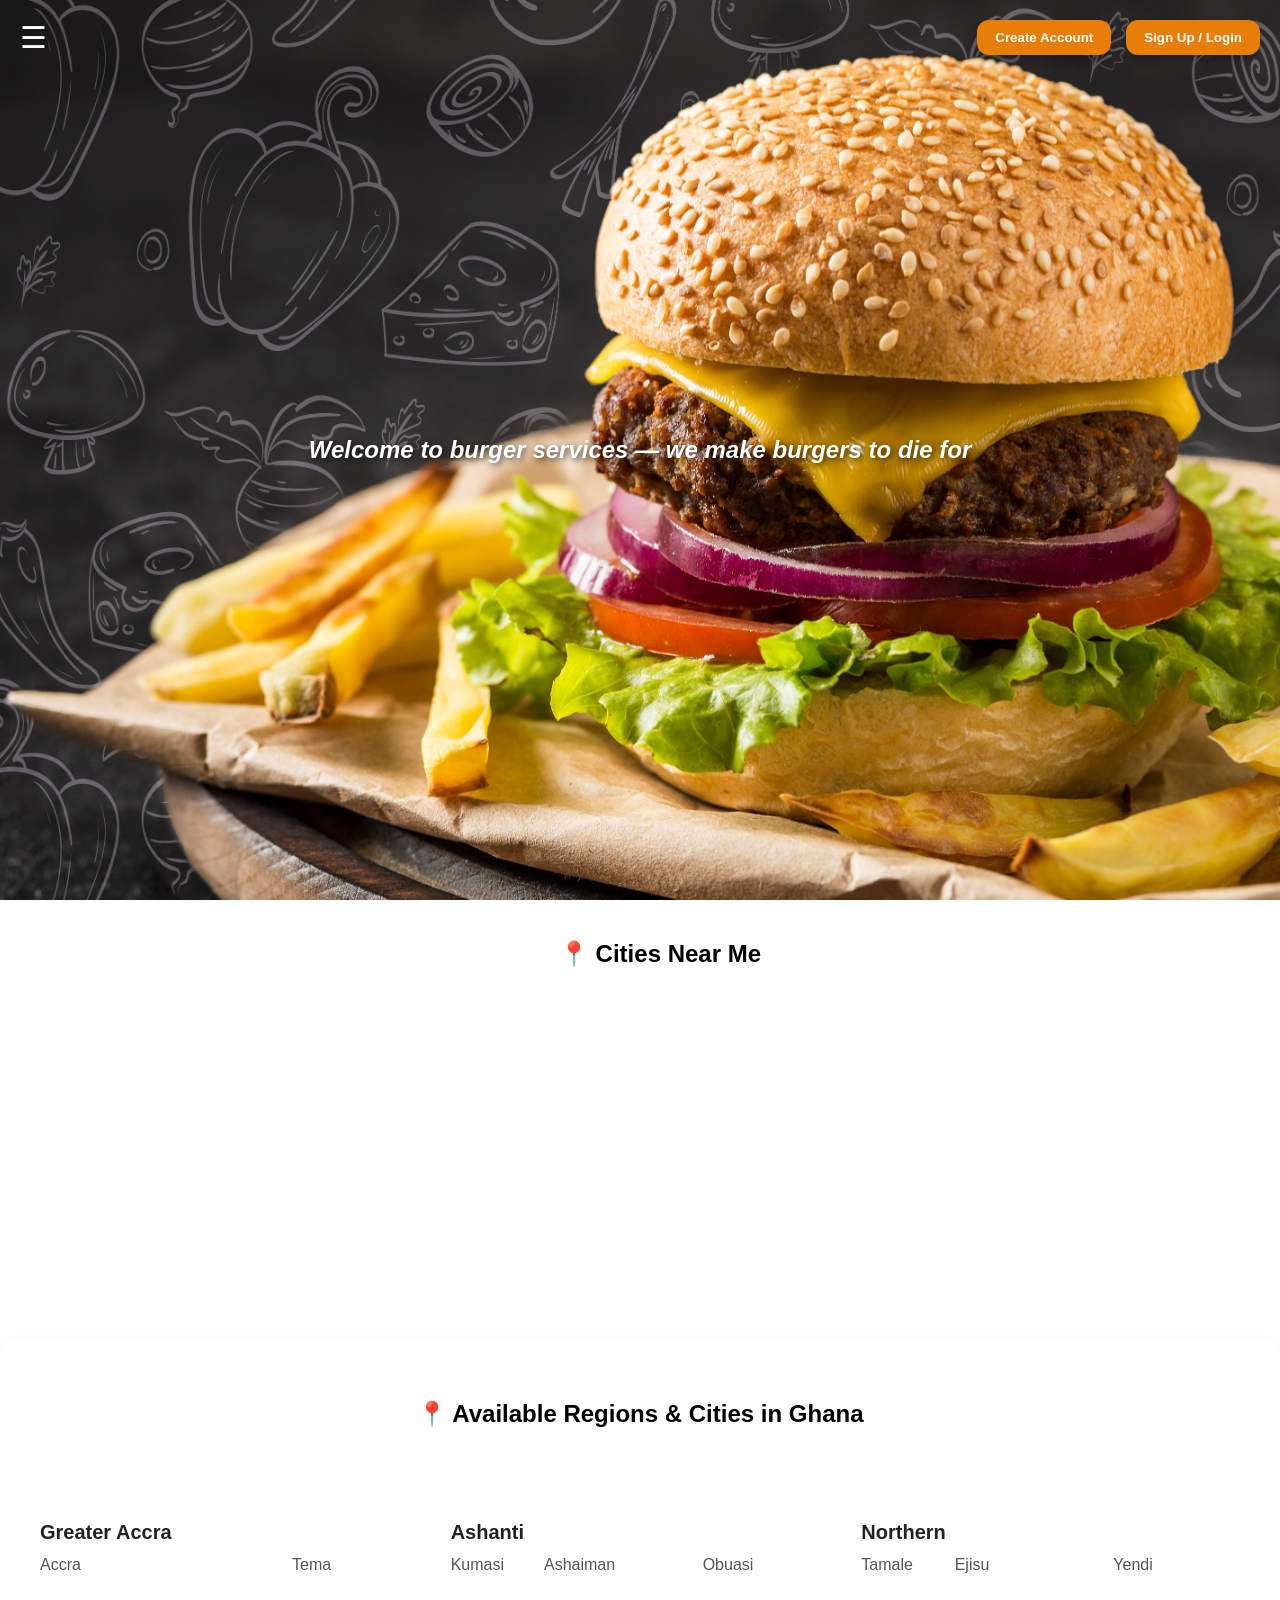
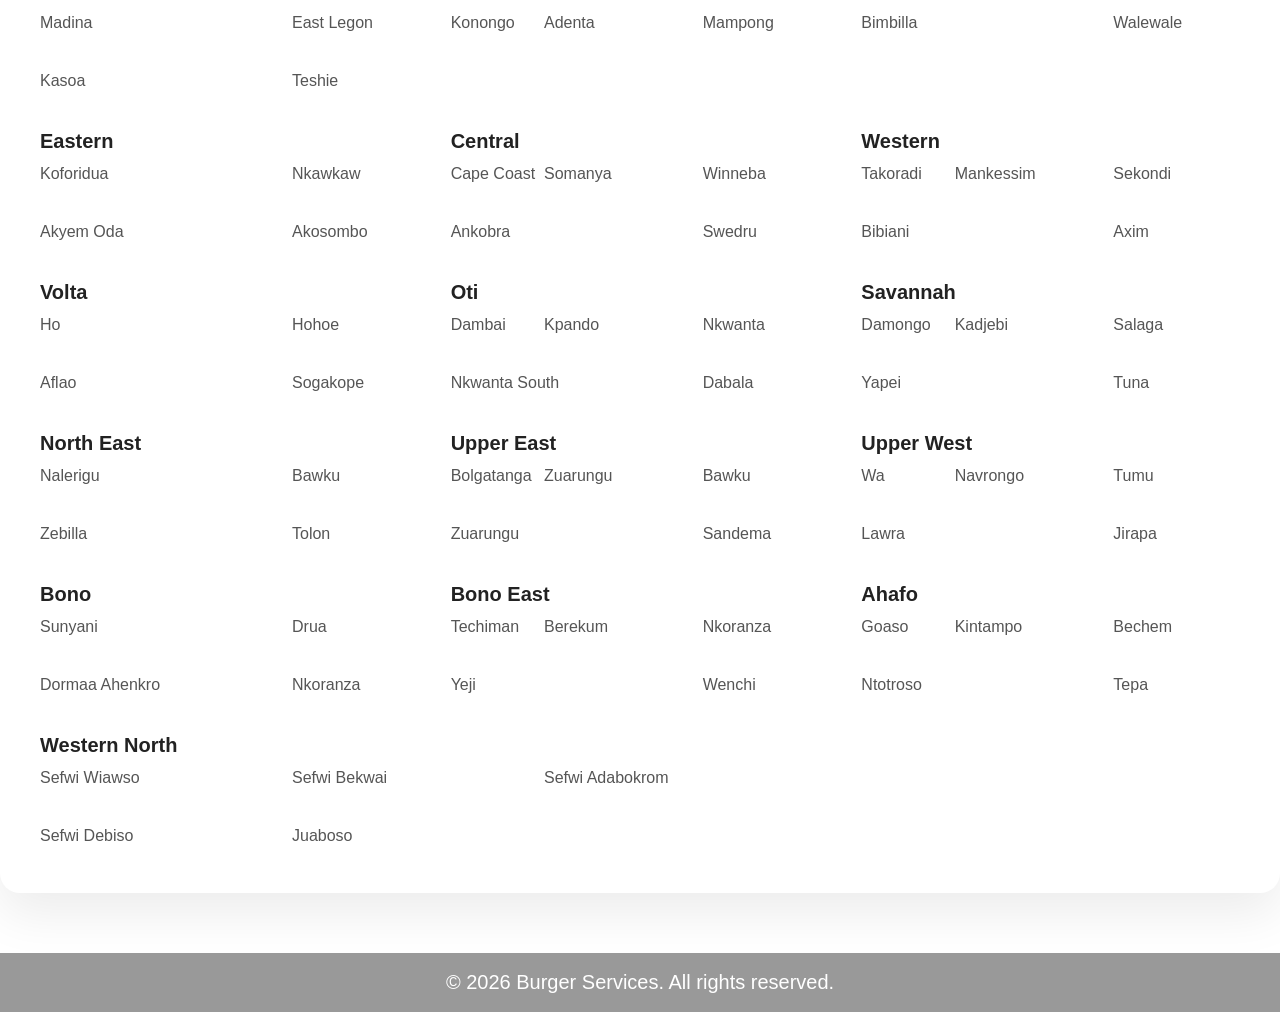
<file: index.html>
<!DOCTYPE html>
<html lang="en">
<head>
<meta charset="UTF-8">
<meta name="viewport" content="width=device-width, initial-scale=1.0">
<title>Food Delivery Website</title>
<link rel="icon" type="image/png" href="burger_icon.png">
<link rel="stylesheet" href="style1.css">
</head>
<body>

<!-- Hamburger -->
<div class="menu-icon" onclick="openMenu()">☰</div>

<!-- Top-right buttons -->
<div class="top-buttons">
    <button class="top-btn" onclick="openCreateAccount()">Create Account</button>
    <button class="top-btn" onclick="openMenu()">Sign Up / Login</button>
</div>

<!-- Menu -->
<div class="menu" id="menu">
    <div class="close-btn" onclick="closeMenu()">✖</div>
    <h2>User Details</h2>
    <form onsubmit="goToNextPage(event)">
        <input type="text" placeholder="Full Name" required>
        <input type="email" placeholder="Email Address" required>
        <input type="tel" placeholder="Phone Number" required>

        <select id="region" onchange="updateCities()" required>
            <option value="">Select Region</option>
            <option value="greaterAccra">Greater Accra</option>
            <option value="ashanti">Ashanti</option>
            <option value="northern">Northern</option>
            <option value="eastern">Eastern</option>
            <option value="central">Central</option>
            <option value="western">Western</option>
            <option value="westernNorth">Western North</option>
            <option value="volta">Volta</option>
            <option value="oti">Oti</option>
            <option value="savannah">Savannah</option>
            <option value="northEast">North East</option>
            <option value="upperEast">Upper East</option>
            <option value="upperWest">Upper West</option>
            <option value="bono">Bono</option>
            <option value="bonoEast">Bono East</option>
            <option value="ahafo">Ahafo</option>
        </select>

        <select id="city" required>
            <option value="">Select City</option>
        </select>

        <input type="text" placeholder="Street / Location" required>
        <button type="submit">Continue</button>
    </form>
</div>

<!-- Main Page -->
<div class="content">
    <h2 class="hero-text">
        Welcome to burger services — we make burgers to die for
    </h2>
</div>

<!-- Cities Near Me Map -->
<div class="map-container">
    <h2>📍 Cities Near Me</h2>
    <iframe 
        src="https://www.google.com/maps/embed?pb=!1m14!1m12!1m3!1d3979.601603454458!2d-0.186964!3d5.603717!2m3!1f0!2f0!3f0!3m2!1i1024!2i768!4f13.1!5e0!3m2!1sen!2sgh!4v1690000000000!5m2!1sen!2sgh"
        width="100%" 
        height="100%" 
        style="border:0;" 
        allowfullscreen="" 
        loading="lazy">
    </iframe>
</div>

<!-- Regions and Cities -->
<div class="region-cities">
    <h2>📍 Available Regions & Cities in Ghana</h2>
    <p>We currently deliver to the following regions and cities:</p>
    <ul id="allCitiesList"></ul>
</div>

<footer class="site-footer">
    <p>&copy; 2026 Burger Services. All rights reserved.</p>
</footer>

<script src="script1.js"></script>
</body>
</html>
</file>
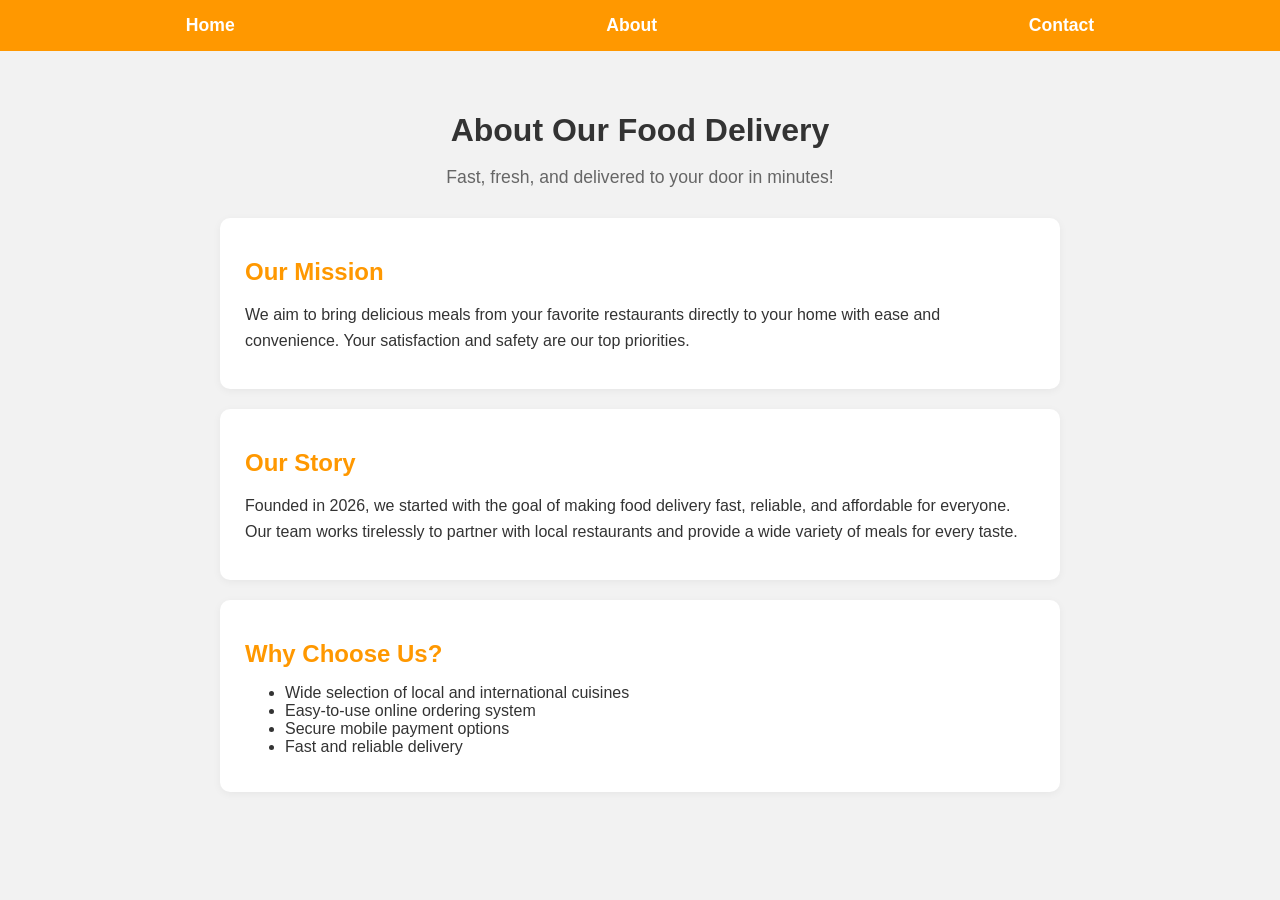
<file: about.html>
<!DOCTYPE html>
<html lang="en">
<head>
<meta charset="UTF-8">
<meta name="viewport" content="width=device-width, initial-scale=1.0">
<title>About Us</title>
<style>
body {
    font-family: Arial, sans-serif;
    background-color: #f2f2f2;
    color: #333;
    margin: 0;
    padding: 0;
}
.container {
    width: 100%;
    max-width: 1000px;
    padding: 20px 40px;
    box-sizing: border-box;
    margin: auto;
}
.header {
    text-align: center;
    margin-bottom: 30px;
}
.header h1 {
    font-size: 2em;
    margin-bottom: 10px;
}
.header p {
    font-size: 1.1em;
    color: #666;
}
.section {
    background: white;
    padding: 20px 25px;
    margin-bottom: 20px;
    border-radius: 10px;
    box-shadow: 0 2px 8px rgba(0,0,0,0.05);
}
.section h2 {
    color: #ff9800;
    margin-bottom: 10px;
}
.section p {
    line-height: 1.6;
}
</style>
</head>
<body>
    <body>
    <!-- Navigation Bar -->
    <div style="display:flex; justify-content:space-around; align-items:center; background:#ff9800; color:white; padding:15px 0; font-weight:bold; position:sticky; top:0; z-index:1000;">
        <a href="web3.html" style="color:white; text-decoration:none; font-size:1.1em;">Home</a>
        <a href="about.html" style="color:white; text-decoration:none; font-size:1.1em;">About</a>
        <a href="contact.html" style="color:white; text-decoration:none; font-size:1.1em;">Contact</a>
    </div>

    <div class="container">
        <!-- Page content here -->
<div class="container">
    <div class="header">
        <h1>About Our Food Delivery</h1>
        <p>Fast, fresh, and delivered to your door in minutes!</p>
    </div>

    <div class="section">
        <h2>Our Mission</h2>
        <p>We aim to bring delicious meals from your favorite restaurants directly to your home with ease and convenience. Your satisfaction and safety are our top priorities.</p>
    </div>

    <div class="section">
        <h2>Our Story</h2>
        <p>Founded in 2026, we started with the goal of making food delivery fast, reliable, and affordable for everyone. Our team works tirelessly to partner with local restaurants and provide a wide variety of meals for every taste.</p>
    </div>

    <div class="section">
        <h2>Why Choose Us?</h2>
        <ul>
            <li>Wide selection of local and international cuisines</li>
            <li>Easy-to-use online ordering system</li>
            <li>Secure mobile payment options</li>
            <li>Fast and reliable delivery</li>
        </ul>
    </div>
</div>
</body>
</html>
</file>
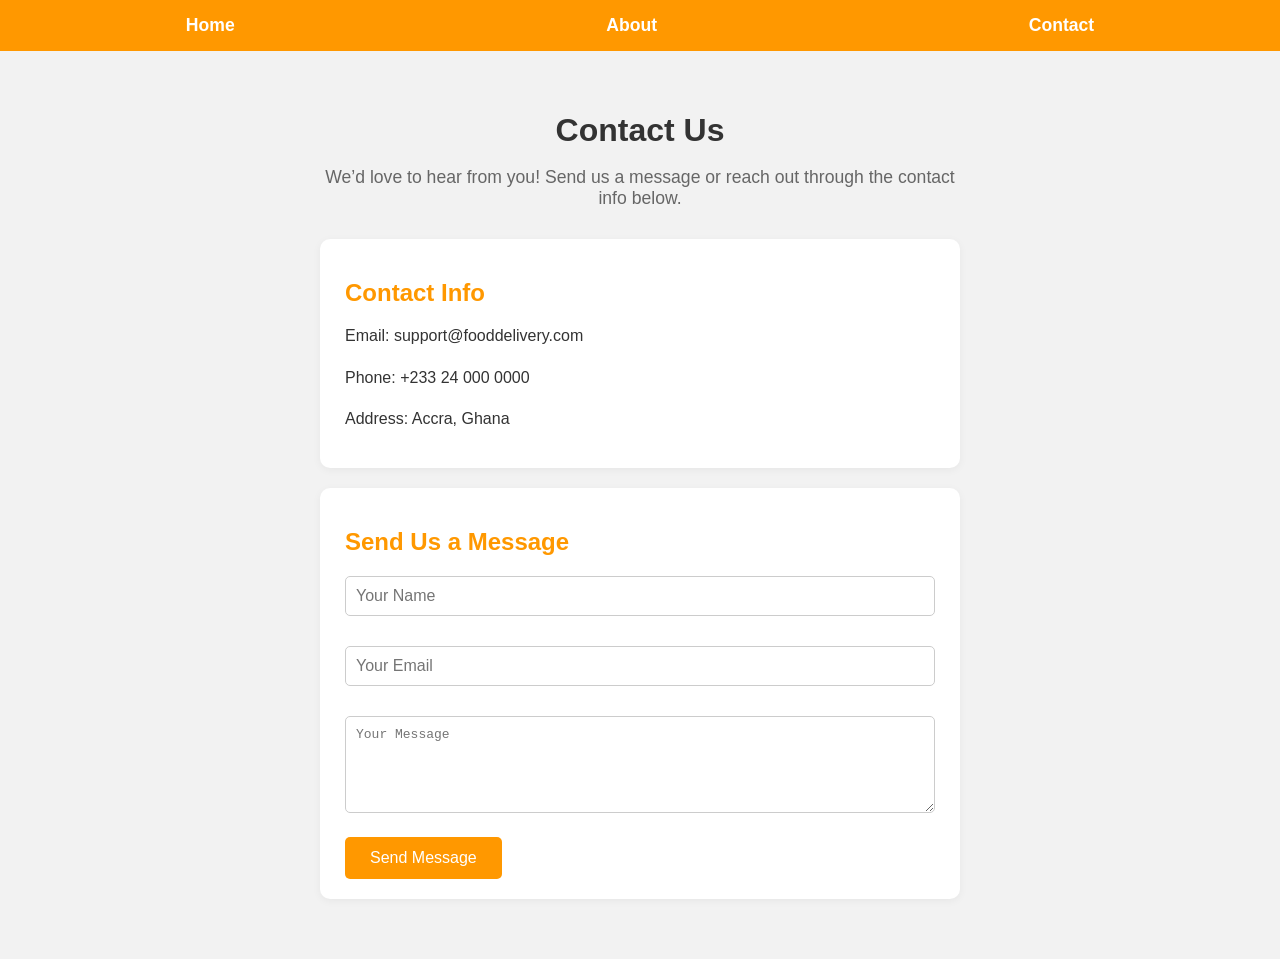
<file: contact.html>
<!DOCTYPE html>
<html lang="en">
<head>
<meta charset="UTF-8">
<meta name="viewport" content="width=device-width, initial-scale=1.0">
<title>Contact Us</title>
<style>
body {
    font-family: Arial, sans-serif;
    background-color: #f2f2f2;
    color: #333;
    margin: 0;
    padding: 0;
}
.container {
    width: 100%;
    max-width: 800px;
    padding: 20px 40px;
    box-sizing: border-box;
    margin: auto;
}
.header {
    text-align: center;
    margin-bottom: 30px;
}
.header h1 {
    font-size: 2em;
    margin-bottom: 10px;
}
.header p {
    font-size: 1.1em;
    color: #666;
}
.section {
    background: white;
    padding: 20px 25px;
    margin-bottom: 20px;
    border-radius: 10px;
    box-shadow: 0 2px 8px rgba(0,0,0,0.05);
}
.section h2 {
    color: #ff9800;
    margin-bottom: 10px;
}
.section p {
    line-height: 1.6;
}
input, textarea {
    width: 100%;
    padding: 10px;
    margin: 10px 0 20px 0;
    border: 1px solid #ccc;
    border-radius: 5px;
    font-size: 1em;
    box-sizing: border-box;
}
button {
    background-color: #ff9800;
    color: white;
    border: none;
    padding: 12px 25px;
    border-radius: 5px;
    cursor: pointer;
    font-size: 1em;
}
button:hover {
    background-color: #e68900;
}
</style>
</head>
<body>
    <body>
    <!-- Navigation Bar -->
    <div style="display:flex; justify-content:space-around; align-items:center; background:#ff9800; color:white; padding:15px 0; font-weight:bold; position:sticky; top:0; z-index:1000;">
        <a href="web3.html" style="color:white; text-decoration:none; font-size:1.1em;">Home</a>
        <a href="about.html" style="color:white; text-decoration:none; font-size:1.1em;">About</a>
        <a href="contact.html" style="color:white; text-decoration:none; font-size:1.1em;">Contact</a>
    </div>

    <div class="container">
        <!-- Page content here -->
<div class="container">
    <div class="header">
        <h1>Contact Us</h1>
        <p>We’d love to hear from you! Send us a message or reach out through the contact info below.</p>
    </div>

    <div class="section">
        <h2>Contact Info</h2>
        <p>Email: support@fooddelivery.com</p>
        <p>Phone: +233 24 000 0000</p>
        <p>Address: Accra, Ghana</p>
    </div>

    <div class="section">
        <h2>Send Us a Message</h2>
        <form id="contactForm">
            <input type="text" placeholder="Your Name" required>
            <input type="email" placeholder="Your Email" required>
            <textarea rows="5" placeholder="Your Message" required></textarea>
            <button type="submit">Send Message</button>
        </form>
    </div>
</div>

<script>
// Simple alert on submit
document.getElementById('contactForm').addEventListener('submit', e => {
    e.preventDefault();
    alert('Thank you! Your message has been sent.');
    e.target.reset();
});
</script>
</body>
</html>
</file>
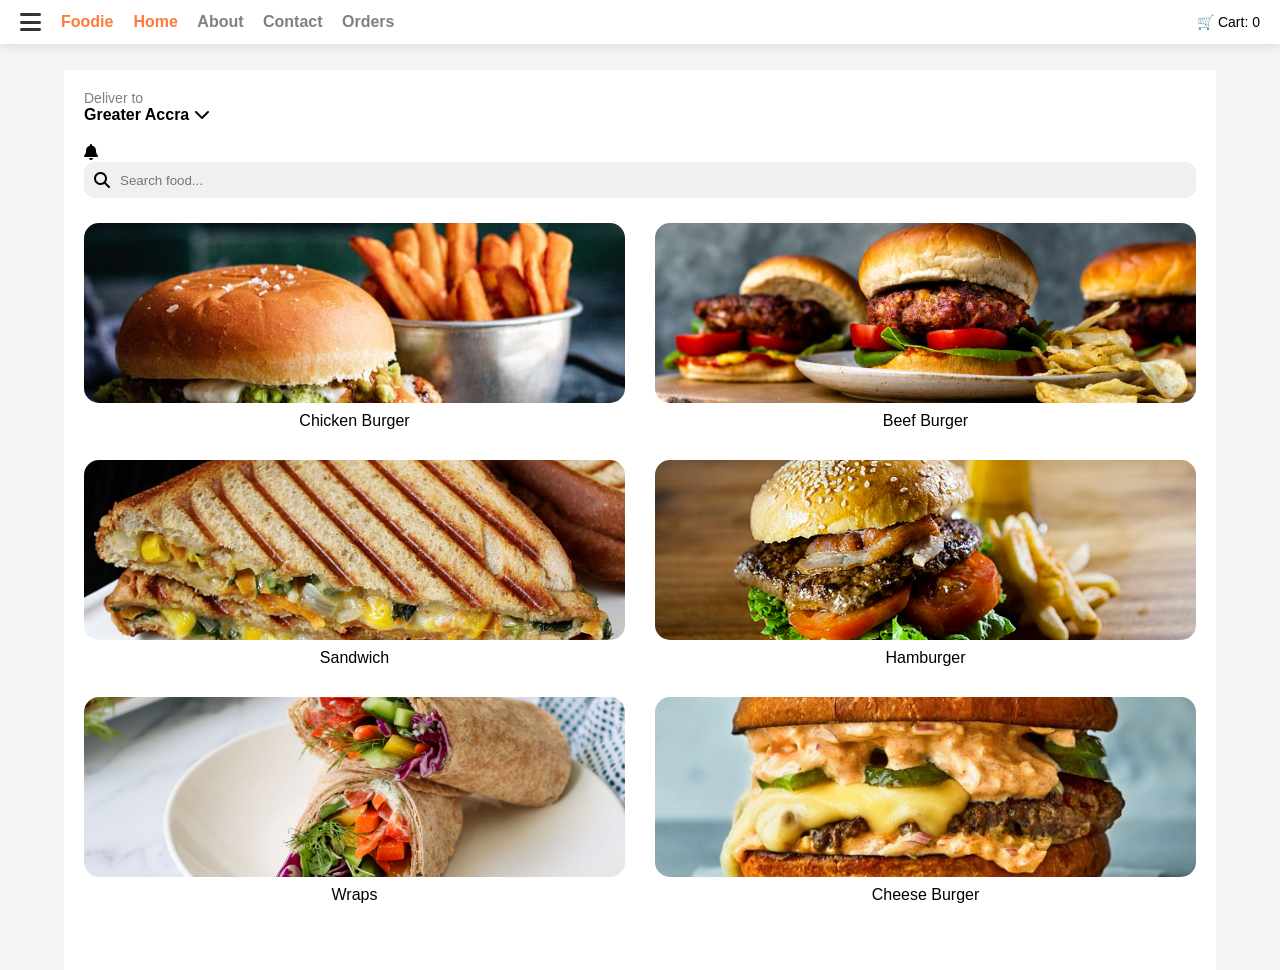
<file: web3.html>
<!DOCTYPE html>
<html lang="en">
<head>
<meta charset="UTF-8">
<meta name="viewport" content="width=device-width, initial-scale=1.0">
<title>Food App</title>
<!-- favicon   -->
<link rel="icon" type="image/png" href="burger_icon.png">
<!-- Font Awesome -->
<link rel="stylesheet" href="https://cdnjs.cloudflare.com/ajax/libs/font-awesome/6.4.0/css/all.min.css">

<!-- External CSS -->
<link rel="stylesheet" href="style3.css">
</head>
<body>

<!-- NAVBAR -->
<div class="navbar">
  <div class="nav-left">
      <!-- Hamburger button -->
    <div class="hamburger-btn" onclick="toggleOverlayMenu()">
      <i class="fa fa-bars"></i>
    </div>
    <!-- logo -->
    <div class="logo">Foodie</div>
    
    
  <!-- navbar links -->
    <div class="nav-links">
      <a href="web1.html" class="active">Home</a>
      <a href="about.html">About</a>
      <a href="contact.html">Contact</a>
      <a href="web4.html">Orders</a>
    </div>
  </div>

  <div class="cart">
    🛒 Cart: <span id="cartCount">0</span>
  </div>
</div>

<!-- OVERLAY MENU -->
<div id="overlayMenu" class="overlay-menu">
  <div class="overlay-header">
    <i class="fa fa-times" onclick="toggleOverlayMenu()"></i>
    <h2>Menu</h2>
  </div>

  <div class="overlay-content">
    <a href="index.html">Home</a>
    <a href="web4.html">Orders</a>
    <a href="contact.html">Contact</a>
    <a href="about.html">About</a>
  </div>
</div>

<div class="container">

  <!-- Top -->
  <div class="top">
    <div class="delivery">
      <p>Deliver to</p>
      <div class="region-dropdown">
        <h4 id="selectedRegion">Greater Accra <i class="fa fa-chevron-down"></i></h4>
        <ul>
          <li onclick="selectRegion(this)">Greater Accra</li>
          <li onclick="selectRegion(this)">Ashanti</li>
          <li onclick="selectRegion(this)">Western</li>
          <li onclick="selectRegion(this)">Eastern</li>
          <li onclick="selectRegion(this)">Central</li>
          <li onclick="selectRegion(this)">Volta</li>
          <li onclick="selectRegion(this)">Northern</li>
          <li onclick="selectRegion(this)">Upper East</li>
          <li onclick="selectRegion(this)">Upper West</li>
          <li onclick="selectRegion(this)">Bono</li>
          <li onclick="selectRegion(this)">Bono East</li>
          <li onclick="selectRegion(this)">Ahafo</li>
          <li onclick="selectRegion(this)">Western North</li>
          <li onclick="selectRegion(this)">Oti</li>
          <li onclick="selectRegion(this)">Savannah</li>
          <li onclick="selectRegion(this)">North East</li>
        </ul>
      </div>
    </div>
  </div>

 <div class="bell">
      <i class="fa fa-bell"></i>
    </div>
  

  <!-- Search -->
  <div class="search-box">
    <i class="fa fa-search"></i>
    <input type="text" placeholder="Search food..." onkeyup="searchFood(this.value)">
  </div>

  <!-- Food Grid -->
   <div class="food-grid" id="foodGrid">
    
    <div class="food" onclick="addToCart('Chicken Burger')">
      <img src="Chicken burger.jpg">
      <p>Chicken Burger</p>
    </div>

    <div class="food" onclick="addToCart('Beef Burger')">
      <img src="beefburger.jpg">
      <p>Beef Burger</p>
    </div>
    <div class="food" onclick="addToCart('Sandwich')">
      <img src="sandwich.jpg">
      <p>Sandwich</p>
    </div>
    <div class="food" onclick="addToCart('Hamburger')">
      <img src="hamburger.jpg">
      <p>Hamburger</p>
    </div>
    <div class="food" onclick="addToCart('Wraps')">
      <img src="wrap.jpg">
      <p>Wraps</p>
    </div>
    <div class="food" onclick="addToCart('Cheese Burger')">
      <img src="cheeseburger.jpg">
      <p>Cheese Burger</p>
    </div>
  </div>
</div>

<!-- External JS -->
<script src="script3.js"></script>

</body>
</html>
</file>
<file: style1.css>
body {
    margin: 0;
    font-family: Arial, sans-serif;
    background-image: url("b.jpg");
    background-size: cover;
    background-position: center;
    background-repeat: no-repeat;
    height: 100vh;
}

/* Hamburger Icon */
.menu-icon {
    position: fixed;
    top: 20px;
    left: 20px;
    font-size: 30px;
    color: white;
    cursor: pointer;
    z-index: 1000;
}

/* Side Menu */
.menu {
    position: fixed;
    top: 0;
    left: -100%;
    width: 320px;
    height: 100%;
    background: white;
    padding: 25px;
    transition: 0.4s;
    overflow-y: auto;
}
.menu.active { left: 0; }
.close-btn { font-size: 25px; cursor: pointer; text-align: right; }
.menu h2 { margin-top: 10px; }
.menu input, .menu select {
    width: 100%;
    padding: 12px;
    margin: 10px 0;
    border-radius: 8px;
    border: 1px solid #ccc;
}
.menu button {
    width: 100%;
    padding: 15px;
    background: #e77e07;
    color: white;
    border: none;
    border-radius: 12px;
    font-size: 18px;
    cursor: pointer;
}

/* Main Content Centered */
.content {
    height: 100vh;
    display: flex;
    flex-direction: column;
    justify-content: center;
    align-items: center;
}
img { width: 400px; margin-bottom: 20px; }
p { text-align: center; font-size: 20px; color: white; margin-bottom: 50px; }
.hero-text {
    font-weight: bold;
    font-style: italic;
    color: white;
    text-shadow: 2px 2px 6px rgba(0,0,0,0.7);
    text-align: center;
}

/* Top-right buttons container */
.top-buttons {
    position: fixed;
    top: 20px;
    right: 20px;
    display: flex;
    gap: 15px;
    z-index: 1000;
}

/* Top-right buttons */
.top-btn {
    background: #e77e07;
    color: white;
    border: none;
    padding: 10px 18px;
    border-radius: 12px;
    font-weight: bold;
    cursor: pointer;
    box-shadow: 0 4px 8px rgba(0,0,0,0.3);
    transition: transform 0.2s;
}
.top-btn:hover { transform: scale(1.05); }

/* Regions and Cities */
.region-cities {
    background: white;
    padding: 40px;
    text-align: left;
    max-width: 1200px;
    margin: 0 auto 60px;
    border-radius: 20px;
    box-shadow: 0 20px 50px rgba(0,0,0,0.08);
}
.region-cities h2,
.region-cities p {
    text-align: center;
}
.region-cities ul {
    list-style: none;
    padding: 0;
    margin: 0;
    display: grid;
    grid-template-columns: repeat(3, minmax(220px, 1fr));
    gap: 32px;
}
.region-cities ul > li {
    margin-bottom: 0;
}
.region-cities ul > li strong {
    display: block;
    font-size: 20px;
    margin-bottom: 12px;
    color: #222;
}
.region-cities ul > li ul {
    list-style: none;
    padding: 0;
    margin: 0;
}
.region-cities ul > li ul li {
    margin-bottom: 8px;
    font-size: 16px;
    color: #555;
}
@media (max-width: 900px) {
    .region-cities ul {
        grid-template-columns: repeat(2, minmax(180px, 1fr));
    }
}
@media (max-width: 620px) {
    .region-cities ul {
        grid-template-columns: 1fr;
    }
}

.site-footer {
    text-align: center;
    padding: 18px 20px;
    color: #fff;
    background: rgba(0, 0, 0, 0.4);
    font-size: 14px;
}

.site-footer p {
    margin: 0;
}

/* Sign Up / Create Account Button */
.signup-btn {
    position: fixed;
    top: 20px;
    right: 20px;
    background: #e77e07;
    color: white;
    padding: 12px 20px;
    border-radius: 12px;
    cursor: pointer;
    font-weight: bold;
    z-index: 1000;
    box-shadow: 0 4px 8px rgba(0,0,0,0.3);
    transition: transform 0.2s;
}
.signup-btn:hover {
    transform: scale(1.05);
}
/* Map */
.map-container {
    background:white; 
    padding:20px; 
    text-align:center;
    width:100%;
    height:400px;
}
.map-container iframe { width:100%; height:100%; border:0; }
</file>
<file: style3.css>
*{
  margin:0;
  padding:0;
  box-sizing:border-box;
  font-family:Arial;
}

body{
  background:#f4f4f4;
}

/* ================= NAVBAR ================= */
.navbar{
  position:fixed;
  top:0;
  left:0;
  width:100%;
  background:white;
  display:flex;
  justify-content:space-between;
  align-items:center;
  padding:10px 20px;
  box-shadow:0 2px 10px rgba(0,0,0,0.1);
  z-index:1000;
}

.nav-left{
  display:flex;
  align-items:center;
  gap:20px;
}

.hamburger-btn{
  display:flex;
  align-items:center;
  cursor:pointer;
  font-size:24px;
  color:#333;
}

.logo{
  color:#ff7a3d;
  font-weight:bold;
}

.nav-links a{
  margin-right:15px;
  text-decoration:none;
  color:gray;
  font-weight:bold;
}

.nav-links a.active{
  color:#ff7a3d;
}

.cart{
  font-size:14px;
}

/* Main container */
.container{
  width:90%;
  max-width:1200px;
  margin:auto;
  background:white;
  min-height:100vh;
  padding:20px;
  margin-top:70px;
}

/* Top section */
.top{
  display:flex;
  justify-content:space-between;
  align-items:center;
  margin-bottom:20px;
}

.delivery p{
  font-size:14px;
  color:gray;
}

.delivery h4{
  font-size:16px;
  cursor:pointer;
}

/* Dropdown */
.region-dropdown {
  position: relative;
  cursor: pointer;
}

.region-dropdown ul {
  display: none;
  position: absolute;
  top:30px;
  background:white;
  border:1px solid #ddd;
  list-style:none;
  padding:5px 0;
  border-radius:5px;
  max-height:300px;
  overflow-y:auto;
  width:200px;
  z-index:1000;
}

.region-dropdown ul li {
  padding:8px 15px;
}

.region-dropdown ul li:hover {
  background:#f0f0f0;
}

.region-dropdown:hover ul {
  display:block;
}

/* Search */
.search-box{
  display:flex;
  align-items:center;
  background:#f0f0f0;
  padding:10px;
  border-radius:10px;
  margin-bottom:25px;
}

.search-box input{
  border:none;
  background:none;
  outline:none;
  margin-left:10px;
  width:100%;
}

/* Food grid */
.food-grid{
  display:grid; 
  grid-template-columns:repeat(2,1fr);
  gap:30px;
}

.food{
  text-align:center;
  cursor:pointer;
}

.food img{
  width:100%;
  height:180px;
  object-fit:cover;
  border-radius:15px;
}

.food p{
  margin-top:5px;
}

/* Overlay menu */
.overlay-menu{
  position:fixed;
  top:60px; /* below navbar */
  left:0;
  width:100%;
  height:0;
  background:white;
  overflow:auto;
  transition:0.5s ease;
  z-index:2000;
  box-shadow:0 4px 10px rgba(0,0,0,0.2);
  display:flex;
  flex-direction:column;
}

.overlay-header{
  display:flex;
  justify-content:space-between;
  align-items:center;
  padding:15px 20px;
  border-bottom:1px solid #ddd;
}

.overlay-header h2{
  margin:0;
  font-size:20px;
  color:#ff7a3d;
}

.overlay-content{
  display:flex;
  flex-direction:column;
  padding:20px;
  gap:15px;
}

.overlay-content a{
  text-decoration:none;
  font-size:18px;
  color:#333;
}

.overlay-content a:hover{
  color:#ff7a3d;
}
</file>
